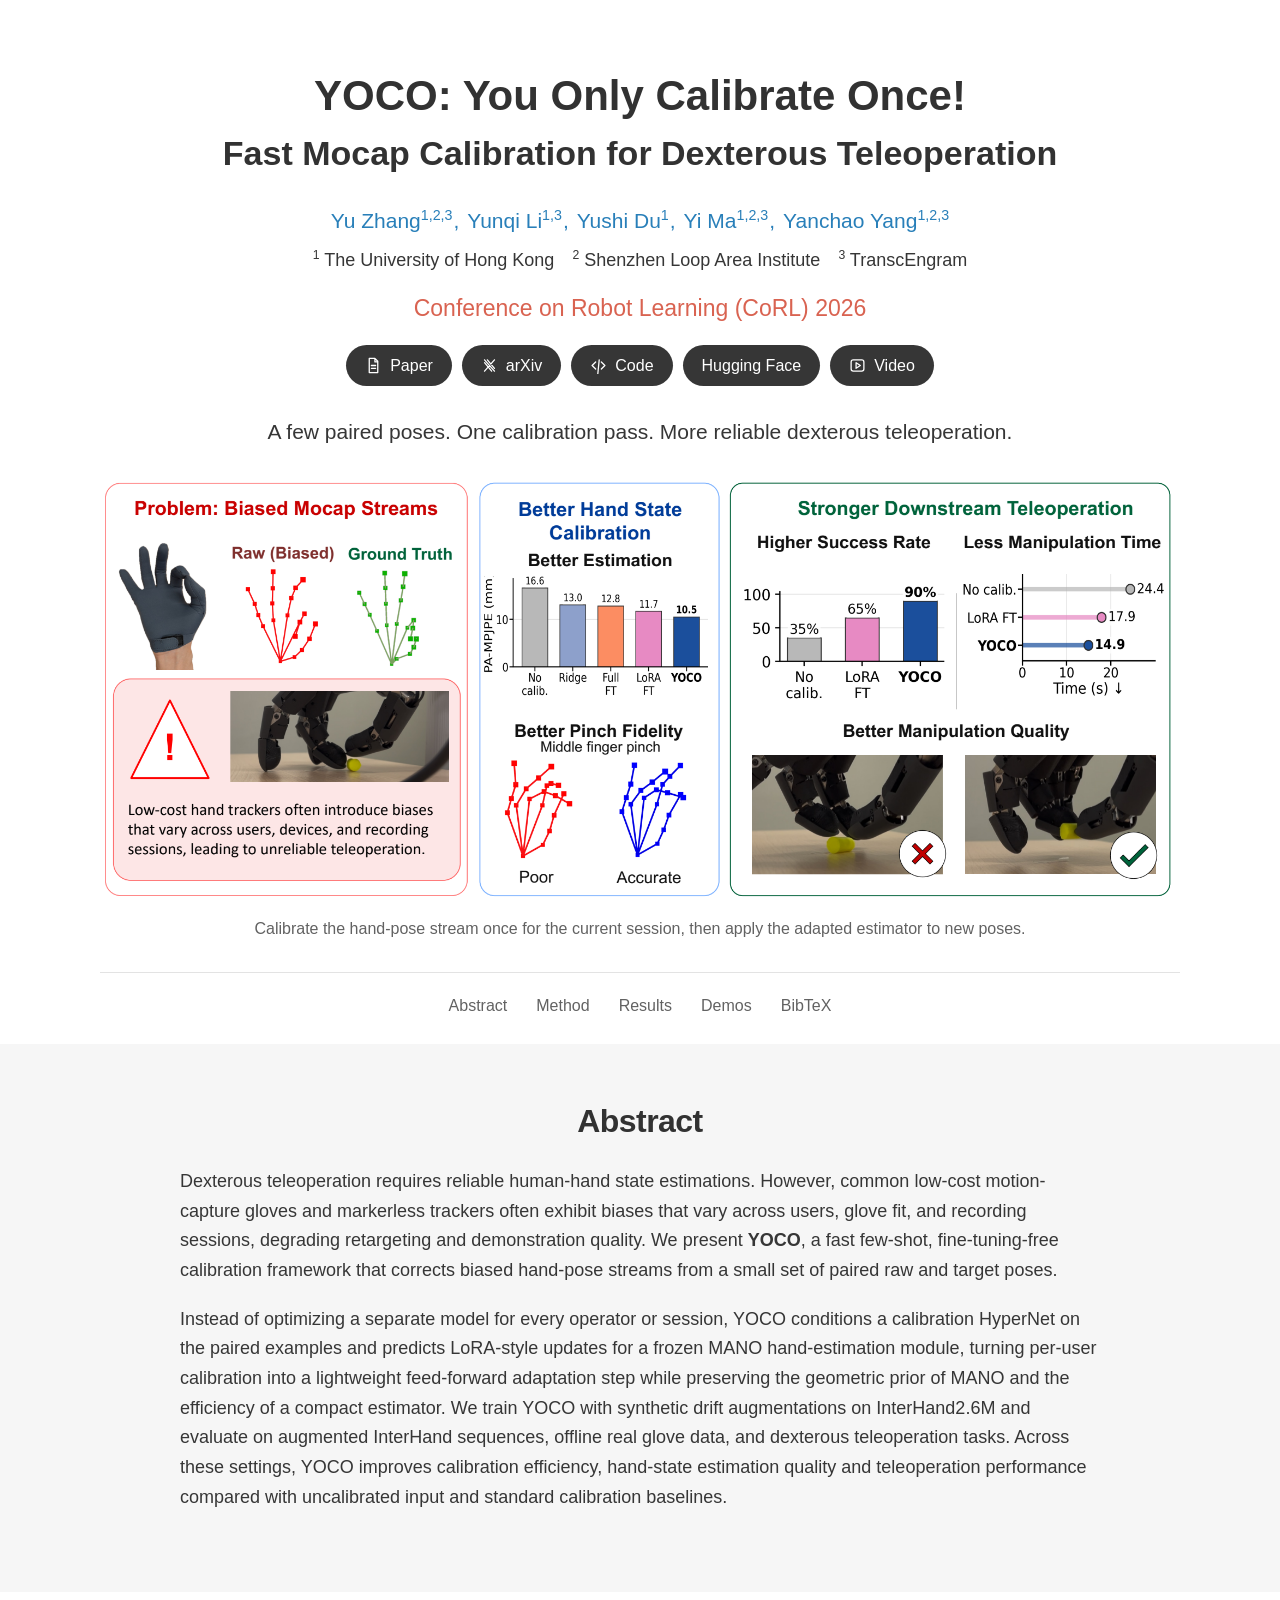
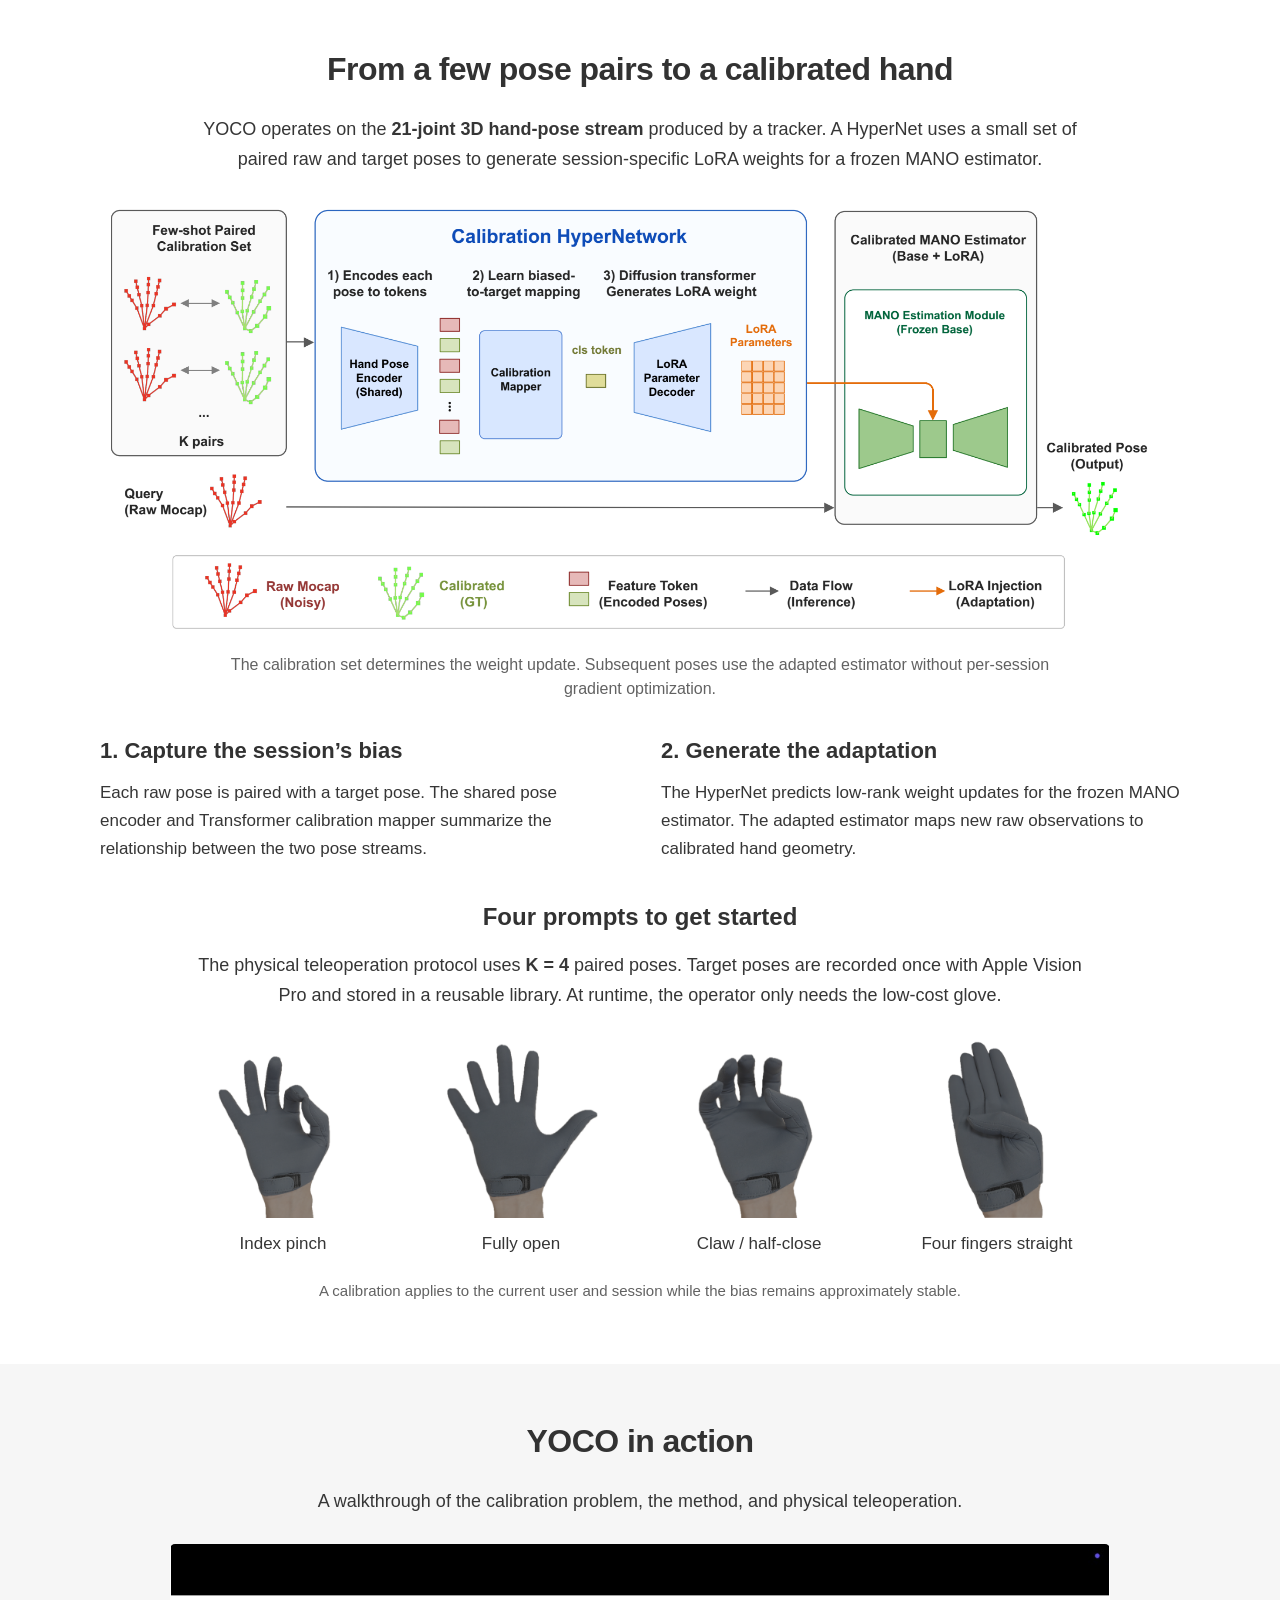
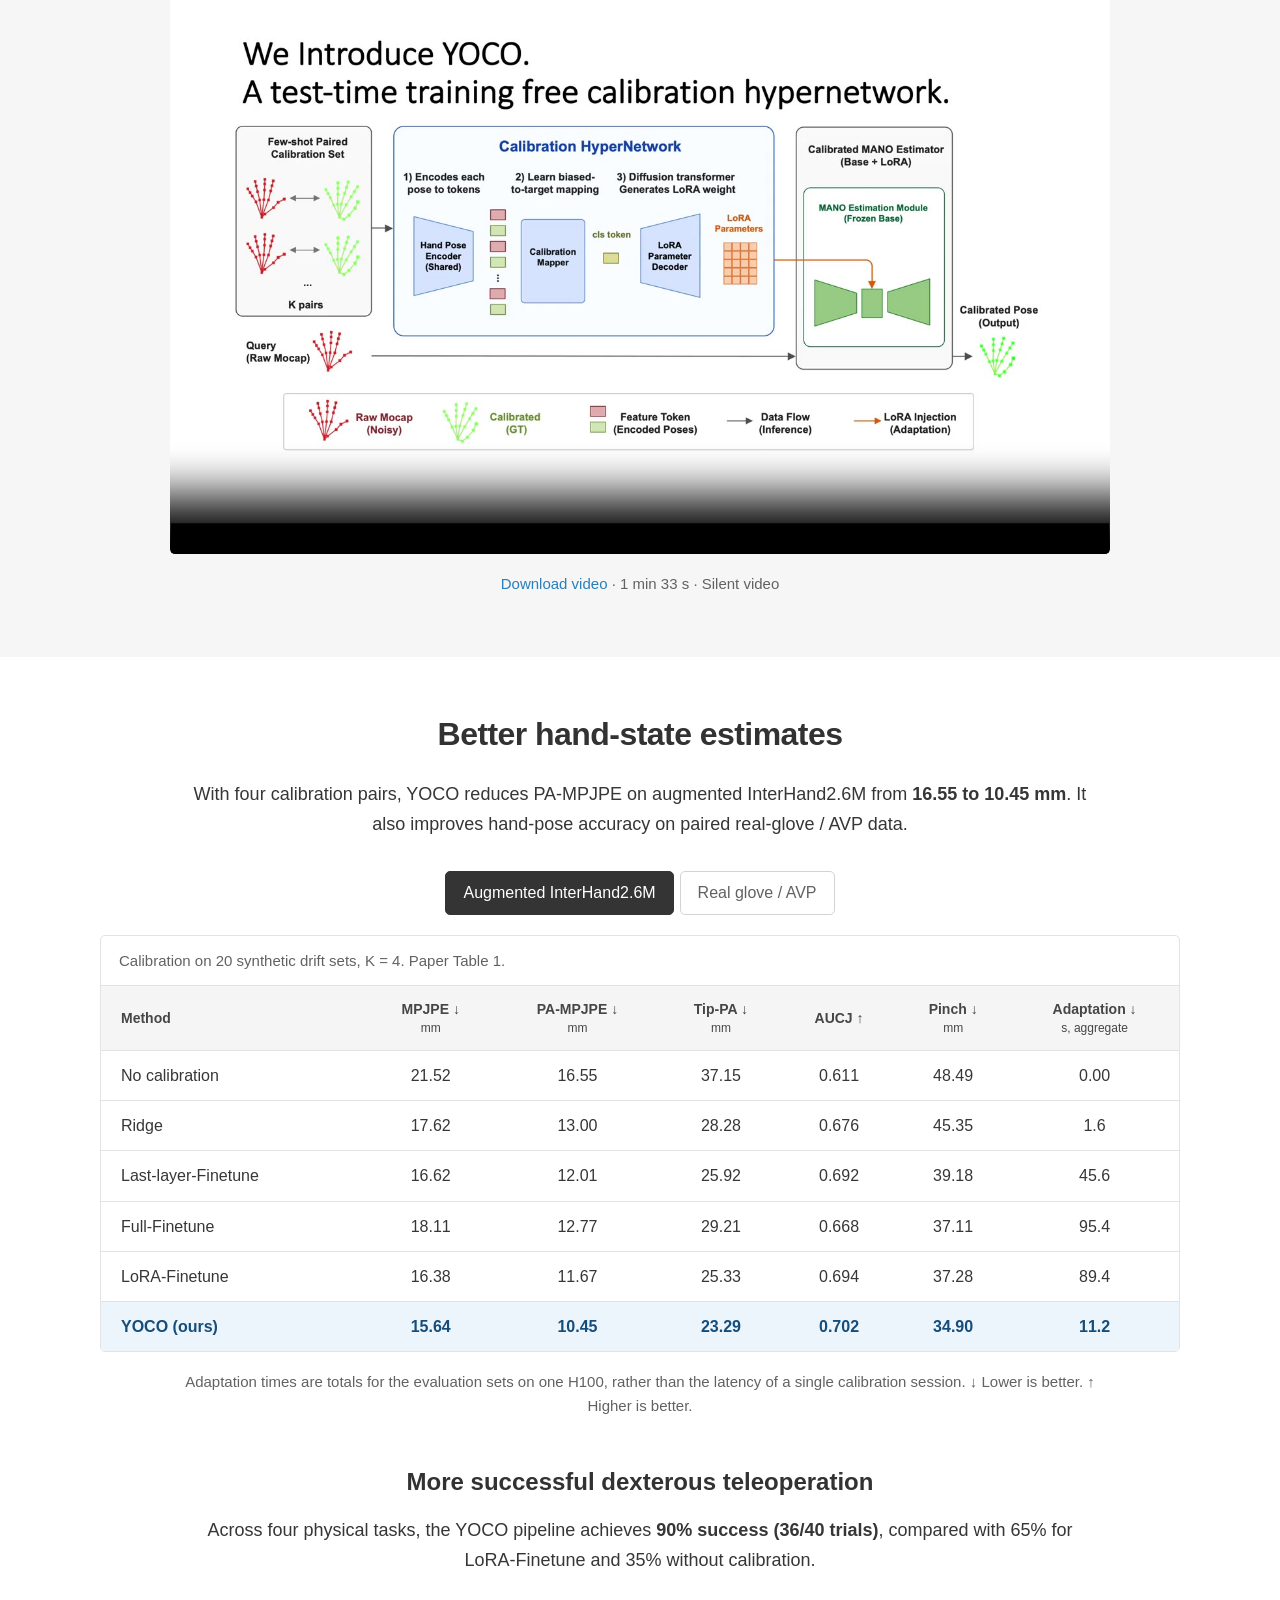
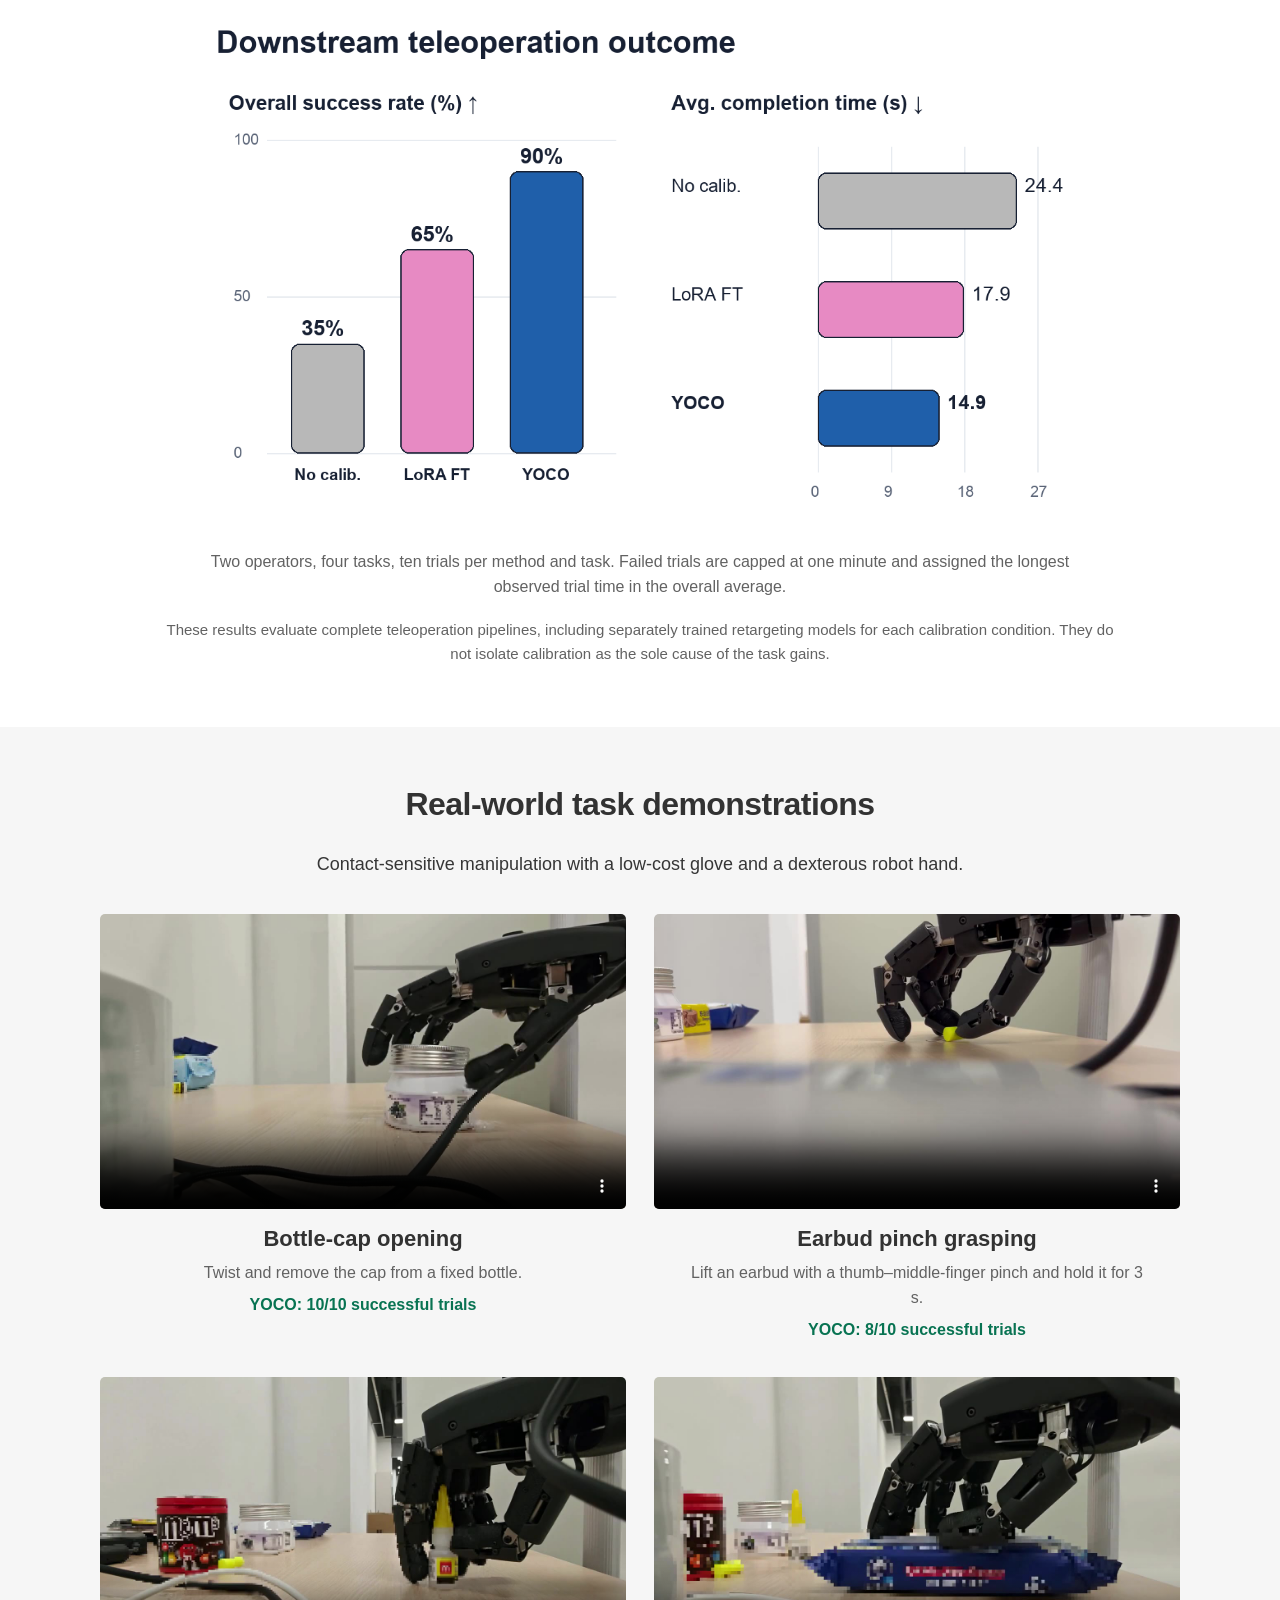
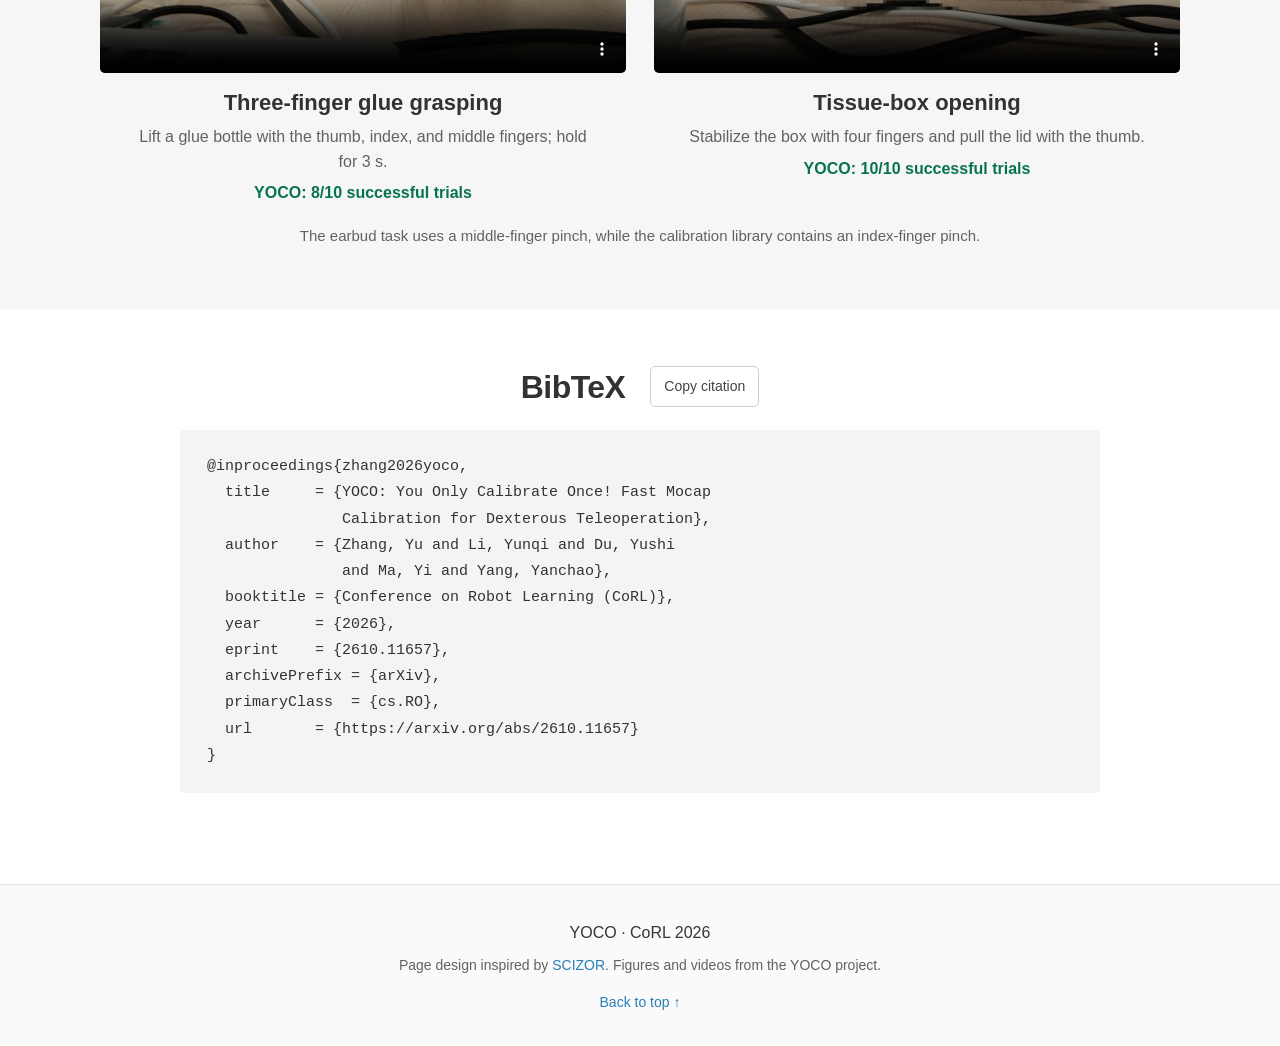
<file: docs/index.html>
<!doctype html>
<html lang="en">
<head>
  <meta charset="utf-8">
  <meta name="viewport" content="width=device-width, initial-scale=1">
  <title>YOCO: You Only Calibrate Once! | CoRL 2026</title>
  <meta name="description" content="YOCO calibrates biased hand-pose streams from a few paired poses. A session-conditioned HyperNet generates LoRA updates for a frozen MANO estimator, without test-time fine-tuning.">
  <meta name="theme-color" content="#ffffff">
  <meta property="og:type" content="website">
  <meta property="og:title" content="YOCO: You Only Calibrate Once!">
  <meta property="og:description" content="Fast Mocap Calibration for Dexterous Teleoperation. Conference on Robot Learning, 2026.">
  <meta property="og:url" content="https://franklin-zhang0.github.io/YOCO/">
  <meta property="og:image" content="https://franklin-zhang0.github.io/YOCO/assets/images/overview.png">
  <meta name="twitter:card" content="summary_large_image">
  <link rel="canonical" href="https://franklin-zhang0.github.io/YOCO/">
  <link rel="icon" href="assets/images/favicon.svg" type="image/svg+xml">
  <link rel="stylesheet" href="assets/css/style.css">
  <script src="assets/js/main.js" defer></script>
</head>
<body>
  <a class="skip-link" href="#abstract">Skip to the paper</a>
  <header class="hero" id="top">
    <div class="container">
      <h1><span class="title-line">YOCO: You Only Calibrate Once!</span><span class="title-subtitle">Fast Mocap Calibration for Dexterous Teleoperation</span></h1>
      <div class="authors" aria-label="Paper authors">
        <span><a href="https://franklin-zhang0.github.io/" target="_blank" rel="noopener noreferrer">Yu Zhang</a><sup>1,2,3</sup></span><span class="author-comma">,</span>
        <span><a href="https://annie-liyunqi.github.io" target="_blank" rel="noopener noreferrer">Yunqi Li</a><sup>1,3</sup></span><span class="author-comma">,</span>
        <span><a href="https://yushi-du.github.io" target="_blank" rel="noopener noreferrer">Yushi Du</a><sup>1</sup></span><span class="author-comma">,</span>
        <span><a href="https://www.cs.hku.hk/index.php/people/academic-staff/mayi" target="_blank" rel="noopener noreferrer">Yi Ma</a><sup>1,2,3</sup></span><span class="author-comma">,</span>
        <span><a href="https://yanchaoyang.github.io" target="_blank" rel="noopener noreferrer">Yanchao Yang</a><sup>1,2,3</sup></span>
      </div>
      <div class="affiliations">
        <span><sup>1</sup> The University of Hong Kong</span>
        <span><sup>2</sup> Shenzhen Loop Area Institute</span>
        <span><sup>3</sup> TranscEngram</span>
      </div>
      <p class="venue">Conference on Robot Learning (CoRL) 2026</p>
      <div class="resource-links" aria-label="Paper resources">
        <a class="button" href="assets/papers/yoco.pdf" target="_blank" rel="noopener noreferrer"><svg viewBox="0 0 24 24" aria-hidden="true"><path d="M6 2h8l4 4v16H6zM14 2v5h4M9 12h6M9 16h6"/></svg>Paper</a>
        <a class="button" href="https://arxiv.org/abs/2610.11657" target="_blank" rel="noopener noreferrer"><svg viewBox="0 0 24 24" aria-hidden="true"><path d="m5 4 14 16M19 4 5 20M9 4l10 12M5 8l10 12"/></svg>arXiv</a>
        <a class="button" href="https://github.com/Franklin-Zhang0/YOCO/tree/release/yoco-website" target="_blank" rel="noopener noreferrer"><svg viewBox="0 0 24 24" aria-hidden="true"><path d="m8 7-5 5 5 5m8-10 5 5-5 5m-3-13-2 20"/></svg>Code</a>
        <a class="button" href="https://huggingface.co/collections/Franklin0/yoco-6acf4f2f1580be300065ce25" target="_blank" rel="noopener noreferrer">Hugging Face</a>
        <a class="button" href="#video"><svg viewBox="0 0 24 24" aria-hidden="true"><rect x="3" y="4" width="18" height="16" rx="3"/><path d="m10 8 6 4-6 4z"/></svg>Video</a>
      </div>
      <p class="hero-summary">A few paired poses. One calibration pass.<br class="mobile-break"> More reliable dexterous teleoperation.</p>
      <figure class="teaser">
        <a class="figure-link" href="assets/images/overview.png" target="_blank" rel="noopener noreferrer" aria-label="Open the full-resolution YOCO overview figure"><img src="assets/images/overview.png" alt="YOCO corrects biased motion-capture hand poses and improves hand-state estimation, pinch fidelity, and downstream dexterous teleoperation." fetchpriority="high" width="1980" height="770"></a>
        <figcaption>Calibrate the hand-pose stream once for the current session, then apply the adapted estimator to new poses.</figcaption>
      </figure>
      <nav class="section-nav" aria-label="On this page">
        <a href="#abstract">Abstract</a><a href="#method">Method</a><a href="#results">Results</a><a href="#demos">Demos</a><a href="#bibtex">BibTeX</a>
      </nav>
    </div>
  </header>

  <main>
    <section class="section soft-background" id="abstract" aria-labelledby="abstract-heading">
      <div class="container reading-width">
        <h2 id="abstract-heading">Abstract</h2>
        <p>Dexterous teleoperation requires reliable human-hand state estimations. However, common low-cost motion-capture gloves and markerless trackers often exhibit biases that vary across users, glove fit, and recording sessions, degrading retargeting and demonstration quality. We present <strong>YOCO</strong>, a fast few-shot, fine-tuning-free calibration framework that corrects biased hand-pose streams from a small set of paired raw and target poses.</p>
        <p>Instead of optimizing a separate model for every operator or session, YOCO conditions a calibration HyperNet on the paired examples and predicts LoRA-style updates for a frozen MANO hand-estimation module, turning per-user calibration into a lightweight feed-forward adaptation step while preserving the geometric prior of MANO and the efficiency of a compact estimator. We train YOCO with synthetic drift augmentations on InterHand2.6M and evaluate on augmented InterHand sequences, offline real glove data, and dexterous teleoperation tasks. Across these settings, YOCO improves calibration efficiency, hand-state estimation quality and teleoperation performance compared with uncalibrated input and standard calibration baselines.</p>
      </div>
    </section>

    <section class="section" id="method" aria-labelledby="method-heading">
      <div class="container">
        <h2 id="method-heading">From a few pose pairs to a calibrated hand</h2>
        <p class="section-intro">YOCO operates on the <strong>21-joint 3D hand-pose stream</strong> produced by a tracker. A HyperNet uses a small set of paired raw and target poses to generate session-specific LoRA weights for a frozen MANO estimator.</p>
        <figure class="wide-figure">
          <a class="figure-link" href="assets/images/method.png" target="_blank" rel="noopener noreferrer" aria-label="Open the full-resolution YOCO architecture figure"><img src="assets/images/method.png" alt="Paired raw and target poses pass through a shared pose encoder, a Transformer calibration mapper, and a LoRA parameter decoder. Generated weights adapt a frozen MANO estimator, which corrects future raw poses." loading="lazy" width="2005" height="800"></a>
          <figcaption>The calibration set determines the weight update. Subsequent poses use the adapted estimator without per-session gradient optimization.</figcaption>
        </figure>
        <div class="method-columns">
          <div><h3>1. Capture the session’s bias</h3><p>Each raw pose is paired with a target pose. The shared pose encoder and Transformer calibration mapper summarize the relationship between the two pose streams.</p></div>
          <div><h3>2. Generate the adaptation</h3><p>The HyperNet predicts low-rank weight updates for the frozen MANO estimator. The adapted estimator maps new raw observations to calibrated hand geometry.</p></div>
        </div>
        <h3 class="centered-heading">Four prompts to get started</h3>
        <p class="section-intro">The physical teleoperation protocol uses <strong>K = 4</strong> paired poses. Target poses are recorded once with Apple Vision Pro and stored in a reusable library. At runtime, the operator only needs the low-cost glove.</p>
        <div class="pose-grid">
          <figure><img src="assets/images/pose-pinch.png" alt="Gloved hand performing an index-finger pinch." loading="lazy"><figcaption>Index pinch</figcaption></figure>
          <figure><img src="assets/images/pose-open.png" alt="Gloved hand held fully open." loading="lazy"><figcaption>Fully open</figcaption></figure>
          <figure><img src="assets/images/pose-claw.png" alt="Gloved hand in a claw or half-closed pose." loading="lazy"><figcaption>Claw / half-close</figcaption></figure>
          <figure><img src="assets/images/pose-thumb-in.png" alt="Four fingers straight with the thumb near the palm." loading="lazy"><figcaption>Four fingers straight</figcaption></figure>
        </div>
        <p class="figure-note">A calibration applies to the current user and session while the bias remains approximately stable.</p>
      </div>
    </section>

    <section class="section soft-background" id="video" aria-labelledby="video-heading">
      <div class="container video-width">
        <h2 id="video-heading">YOCO in action</h2>
        <p class="section-intro">A walkthrough of the calibration problem, the method, and physical teleoperation.</p>
        <video class="overview-video" controls playsinline preload="none" poster="assets/images/overview-poster.jpg" aria-label="YOCO supplementary overview video, without audio" width="1440" height="936">
          <source src="assets/videos/overview.mp4" type="video/mp4">
          Your browser does not support embedded video. <a href="assets/videos/overview.mp4">Download the overview video.</a>
        </video>
        <p class="figure-note"><a href="assets/videos/overview.mp4" download>Download video</a> <span aria-hidden="true">·</span> 1 min 33 s <span aria-hidden="true">·</span> Silent video</p>
      </div>
    </section>

    <section class="section" id="results" aria-labelledby="results-heading">
      <div class="container">
        <h2 id="results-heading">Better hand-state estimates</h2>
        <p class="section-intro">With four calibration pairs, YOCO reduces PA-MPJPE on augmented InterHand2.6M from <strong>16.55 to 10.45 mm</strong>. It also improves hand-pose accuracy on paired real-glove / AVP data.</p>
        <div class="dataset-tabs" role="tablist" aria-label="Choose the evaluation dataset" hidden>
          <button type="button" role="tab" id="interhand-tab" aria-controls="interhand-panel" aria-selected="true" tabindex="0">Augmented InterHand2.6M</button>
          <button type="button" role="tab" id="real-glove-tab" aria-controls="real-glove-panel" aria-selected="false" tabindex="-1">Real glove / AVP</button>
        </div>
        <div id="interhand-panel" class="dataset-panel" role="tabpanel" aria-labelledby="interhand-tab" tabindex="0">
          <h3 class="dataset-heading">Augmented InterHand2.6M</h3>
          <div class="table-scroll" role="region" aria-label="Augmented InterHand2.6M results; scroll horizontally on small screens" tabindex="0">
            <table>
              <caption>Calibration on 20 synthetic drift sets, K = 4. Paper Table 1.</caption>
              <thead><tr><th scope="col">Method</th><th scope="col">MPJPE ↓<span>mm</span></th><th scope="col">PA-MPJPE ↓<span>mm</span></th><th scope="col">Tip-PA ↓<span>mm</span></th><th scope="col">AUCJ ↑</th><th scope="col">Pinch ↓<span>mm</span></th><th scope="col">Adaptation ↓<span>s, aggregate</span></th></tr></thead>
              <tbody>
                <tr><th scope="row">No calibration</th><td>21.52</td><td>16.55</td><td>37.15</td><td>0.611</td><td>48.49</td><td>0.00</td></tr>
                <tr><th scope="row">Ridge</th><td>17.62</td><td>13.00</td><td>28.28</td><td>0.676</td><td>45.35</td><td>1.6</td></tr>
                <tr><th scope="row">Last-layer-Finetune</th><td>16.62</td><td>12.01</td><td>25.92</td><td>0.692</td><td>39.18</td><td>45.6</td></tr>
                <tr><th scope="row">Full-Finetune</th><td>18.11</td><td>12.77</td><td>29.21</td><td>0.668</td><td>37.11</td><td>95.4</td></tr>
                <tr><th scope="row">LoRA-Finetune</th><td>16.38</td><td>11.67</td><td>25.33</td><td>0.694</td><td>37.28</td><td>89.4</td></tr>
                <tr class="ours"><th scope="row">YOCO (ours)</th><td>15.64</td><td>10.45</td><td>23.29</td><td>0.702</td><td>34.90</td><td>11.2</td></tr>
              </tbody>
            </table>
          </div>
        </div>
        <div id="real-glove-panel" class="dataset-panel" role="tabpanel" aria-labelledby="real-glove-tab" tabindex="0">
          <h3 class="dataset-heading">Real glove / AVP</h3>
          <div class="table-scroll" role="region" aria-label="Real glove results; scroll horizontally on small screens" tabindex="0">
            <table>
              <caption>Real tensile-glove data with synchronized AVP reference poses, K = 4; average over 3 seeds. Paper Table 2.</caption>
              <thead><tr><th scope="col">Method</th><th scope="col">MPJPE ↓<span>mm</span></th><th scope="col">PA-MPJPE ↓<span>mm</span></th><th scope="col">Tip-PA ↓<span>mm</span></th><th scope="col">AUCJ ↑</th><th scope="col">Pinch ↓<span>mm</span></th><th scope="col">Adaptation ↓<span>s, aggregate</span></th></tr></thead>
              <tbody>
                <tr><th scope="row">No calibration</th><td>20.49</td><td>14.63</td><td>36.22</td><td>0.610</td><td>51.39</td><td>0.00</td></tr>
                <tr><th scope="row">Ridge</th><td>24.71</td><td>19.21</td><td>45.50</td><td>0.573</td><td>57.54</td><td>1.49</td></tr>
                <tr><th scope="row">Last-layer-Finetune</th><td>18.86</td><td>14.67</td><td>33.88</td><td>0.643</td><td>43.63</td><td>5.04</td></tr>
                <tr><th scope="row">Full-Finetune</th><td>20.00</td><td>15.73</td><td>36.67</td><td>0.630</td><td>49.89</td><td>13.04</td></tr>
                <tr><th scope="row">LoRA-Finetune</th><td>18.72</td><td>13.94</td><td>33.23</td><td>0.648</td><td>54.01</td><td>14.57</td></tr>
                <tr class="ours"><th scope="row">YOCO (ours)</th><td>17.75</td><td>13.14</td><td>31.73</td><td>0.657</td><td>42.79</td><td>6.73</td></tr>
              </tbody>
            </table>
          </div>
        </div>
        <p class="figure-note">Adaptation times are totals for the evaluation sets on one H100, rather than the latency of a single calibration session. ↓ Lower is better. ↑ Higher is better.</p>

        <h3 class="centered-heading results-subheading">More successful dexterous teleoperation</h3>
        <p class="section-intro">Across four physical tasks, the YOCO pipeline achieves <strong>90% success (36/40 trials)</strong>, compared with 65% for LoRA-Finetune and 35% without calibration.</p>
        <figure class="results-figure">
          <img src="assets/images/teleoperation-results.png" alt="Overall task success: no calibration 35%, LoRA-Finetune 65%, YOCO 90%. Overall completion time: no calibration 24.4 seconds, LoRA-Finetune 17.9 seconds, YOCO 14.9 seconds." loading="lazy" width="1320" height="760">
          <figcaption>Two operators, four tasks, ten trials per method and task. Failed trials are capped at one minute and assigned the longest observed trial time in the overall average.</figcaption>
        </figure>
        <p class="figure-note">These results evaluate complete teleoperation pipelines, including separately trained retargeting models for each calibration condition. They do not isolate calibration as the sole cause of the task gains.</p>
      </div>
    </section>

    <section class="section soft-background" id="demos" aria-labelledby="demos-heading">
      <div class="container">
        <h2 id="demos-heading">Real-world task demonstrations</h2>
        <p class="section-intro">Contact-sensitive manipulation with a low-cost glove and a dexterous robot hand.</p>
        <div class="demo-grid">
          <figure class="demo">
            <video controls playsinline muted loop preload="none" poster="assets/images/bottle-cap-poster.jpg" aria-label="Bottle-cap opening demonstration, silent" width="1280" height="720"><source src="assets/videos/bottle-cap.mp4" type="video/mp4">Your browser does not support embedded video. <a href="assets/videos/bottle-cap.mp4">Download this demonstration.</a></video>
            <figcaption><h3>Bottle-cap opening</h3><p>Twist and remove the cap from a fixed bottle.</p><span class="success">YOCO: 10/10 successful trials</span></figcaption>
          </figure>
          <figure class="demo">
            <video controls playsinline muted loop preload="none" poster="assets/images/earbud-pinch-poster.jpg" aria-label="Earbud pinch-grasping demonstration, silent" width="1280" height="720"><source src="assets/videos/earbud-pinch.mp4" type="video/mp4">Your browser does not support embedded video. <a href="assets/videos/earbud-pinch.mp4">Download this demonstration.</a></video>
            <figcaption><h3>Earbud pinch grasping</h3><p>Lift an earbud with a thumb–middle-finger pinch and hold it for 3 s.</p><span class="success">YOCO: 8/10 successful trials</span></figcaption>
          </figure>
          <figure class="demo">
            <video controls playsinline muted loop preload="none" poster="assets/images/glue-grasp-poster.jpg" aria-label="Three-finger glue-bottle grasping demonstration, silent" width="1280" height="720"><source src="assets/videos/glue-grasp.mp4" type="video/mp4">Your browser does not support embedded video. <a href="assets/videos/glue-grasp.mp4">Download this demonstration.</a></video>
            <figcaption><h3>Three-finger glue grasping</h3><p>Lift a glue bottle with the thumb, index, and middle fingers; hold for 3 s.</p><span class="success">YOCO: 8/10 successful trials</span></figcaption>
          </figure>
          <figure class="demo">
            <video controls playsinline muted loop preload="none" poster="assets/images/tissue-box-poster.jpg" aria-label="Tissue-box opening demonstration, silent" width="1280" height="720"><source src="assets/videos/tissue-box.mp4" type="video/mp4">Your browser does not support embedded video. <a href="assets/videos/tissue-box.mp4">Download this demonstration.</a></video>
            <figcaption><h3>Tissue-box opening</h3><p>Stabilize the box with four fingers and pull the lid with the thumb.</p><span class="success">YOCO: 10/10 successful trials</span></figcaption>
          </figure>
        </div>
        <p class="figure-note">The earbud task uses a middle-finger pinch, while the calibration library contains an index-finger pinch.</p>
      </div>
    </section>

    <section class="section" id="bibtex" aria-labelledby="bibtex-heading">
      <div class="container reading-width">
        <div class="citation-heading"><h2 id="bibtex-heading">BibTeX</h2><button type="button" class="copy-button" id="copy-bibtex" hidden>Copy citation</button></div>
        <pre class="citation"><code id="bibtex-code">@inproceedings{zhang2026yoco,
  title     = {YOCO: You Only Calibrate Once! Fast Mocap
               Calibration for Dexterous Teleoperation},
  author    = {Zhang, Yu and Li, Yunqi and Du, Yushi
               and Ma, Yi and Yang, Yanchao},
  booktitle = {Conference on Robot Learning (CoRL)},
  year      = {2026},
  eprint    = {2610.11657},
  archivePrefix = {arXiv},
  primaryClass  = {cs.RO},
  url       = {https://arxiv.org/abs/2610.11657}
}</code></pre>
        <p id="copy-status" class="copy-status" role="status" aria-live="polite"></p>
      </div>
    </section>
  </main>

  <footer>
    <div class="container">
      <p>YOCO · CoRL 2026</p>
      <p class="footer-credit">Page design inspired by <a href="https://ut-austin-rpl.github.io/SCIZOR/" target="_blank" rel="noopener noreferrer">SCIZOR</a>. Figures and videos from the YOCO project.</p>
      <a href="#top" class="back-to-top">Back to top ↑</a>
    </div>
  </footer>
</body>
</html>
</file>
<file: docs/assets/css/style.css>
:root {
  color-scheme: light;
  --ink: #363636;
  --muted: #626262;
  --blue: #287fb9;
  --coral: #d96351;
  --soft: #f6f6f6;
  --line: #e3e3e3;
  --green: #087352;
}

* { box-sizing: border-box; }
html { scroll-behavior: smooth; scroll-padding-top: 24px; }
body { margin: 0; color: var(--ink); background: #fff; font-family: Arial, Helvetica, sans-serif; font-size: 18px; line-height: 1.65; -webkit-font-smoothing: antialiased; }
a { color: var(--blue); text-decoration: none; }
a:hover { color: #15517e; text-decoration: underline; }
button, a { -webkit-tap-highlight-color: transparent; }
a:focus-visible, button:focus-visible, [tabindex]:focus-visible { outline: 3px solid #287fb9; outline-offset: 5px; }
button { font: inherit; cursor: pointer; }
img { display: block; max-width: 100%; height: auto; }
figure { margin: 0; }
figcaption { color: var(--muted); font-size: 16px; line-height: 1.55; }
p { margin: 0 0 1.05em; }
h1, h2, h3 { line-height: 1.25; font-weight: 600; color: #323232; }
h2 { margin: 0 0 26px; text-align: center; font-size: 32px; letter-spacing: -0.55px; }
h3 { margin: 0 0 14px; font-size: 22px; }
sup { font-size: 0.68em; position: relative; vertical-align: super; line-height: 0; }
[hidden] { display: none !important; }
.container { width: min(1080px, calc(100% - 48px)); margin: 0 auto; }
.reading-width { max-width: 920px; }
.video-width { max-width: 940px; }
.hero { padding: 70px 0 0; text-align: center; }
h1 { margin: 0 auto 28px; font-size: 42px; font-weight: 600; letter-spacing: 0; max-width: 1080px; }
.title-line, .title-subtitle { display: block; }
.title-subtitle { margin-top: 9px; font-size: 34px; }
.authors { display: flex; flex-wrap: wrap; justify-content: center; gap: 0 8px; color: var(--blue); font-size: 21px; line-height: 1.8; }
.authors > span:not(.author-comma) { white-space: nowrap; }
.author-comma { margin-left: -7px; }
.affiliations { display: flex; flex-wrap: wrap; justify-content: center; gap: 2px 18px; margin: 5px 0 0; font-size: 18px; line-height: 1.7; }
.affiliations span { white-space: nowrap; }
.venue { margin: 15px 0 17px; font-size: 23px; color: var(--coral); }
.resource-links { display: flex; flex-wrap: wrap; justify-content: center; gap: 10px; }
.button { display: inline-flex; align-items: center; justify-content: center; gap: 8px; min-height: 41px; padding: 6px 19px; color: #fff; background: #363636; border-radius: 24px; font-size: 16px; line-height: 1.7; transition: background 150ms ease; }
.button:hover { color: #fff; background: #515151; text-decoration: none; }
.button svg { width: 17px; height: 17px; fill: none; stroke: currentColor; stroke-linecap: round; stroke-linejoin: round; stroke-width: 1.8; }
.hero-summary { margin: 30px 0 32px; font-size: 21px; line-height: 1.5; font-weight: 400; }
.teaser { margin: 0 auto; }
.teaser img { width: 100%; }
.teaser figcaption { margin: 17px auto 0; max-width: 820px; }
.section-nav { display: flex; flex-wrap: wrap; justify-content: center; gap: 8px 29px; margin: 30px 0 0; padding: 20px 0 25px; font-size: 16px; border-top: 1px solid var(--line); }
.section-nav a { color: var(--muted); }
.section { padding: 57px 0 61px; }
.soft-background { background: var(--soft); }
.section-intro { max-width: 900px; margin: 0 auto 28px; text-align: center; }
.wide-figure { margin: 29px 0 31px; }
.wide-figure img { width: 100%; }
.wide-figure figcaption { max-width: 870px; margin: 18px auto 0; text-align: center; }
.figure-link { display: block; border-radius: 8px; }
.method-columns { display: grid; grid-template-columns: 1fr 1fr; gap: 42px; margin: 35px 0 39px; }
.method-columns p { font-size: 17px; line-height: 1.65; margin-bottom: 0; }
.centered-heading { text-align: center; margin: 0 0 19px; font-size: 24px; }
.pose-grid { display: grid; grid-template-columns: repeat(4, 1fr); gap: 22px; margin: 30px auto 21px; max-width: 930px; }
.pose-grid figure { min-width: 0; }
.pose-grid img { width: 100%; height: 178px; object-fit: contain; }
.pose-grid figcaption { margin-top: 13px; text-align: center; color: var(--ink); font-size: 17px; }
.figure-note { max-width: 950px; margin: 18px auto 0; color: var(--muted); font-size: 15px; line-height: 1.6; text-align: center; }
video { display: block; width: 100%; height: auto; background: #fff; border-radius: 5px; }
.overview-video { aspect-ratio: 20 / 13; max-height: 610px; object-fit: contain; }
.dataset-tabs { display: flex; flex-wrap: wrap; gap: 6px; justify-content: center; margin: 31px 0 20px; }
.dataset-tabs button { padding: 9px 17px; border: 1px solid #d3d3d3; border-radius: 5px; background: #fff; color: var(--muted); font-size: 16px; line-height: 1.5; }
.dataset-tabs button[aria-selected="true"] { color: #fff; background: #343434; border-color: #343434; }
.dataset-tabs button:hover:not([aria-selected="true"]) { background: #f3f3f3; color: #333; }
.dataset-panel { margin-top: 18px; }
.dataset-heading { text-align: center; font-size: 21px; }
.js-enabled .dataset-heading { display: none; }
.table-scroll { overflow-x: auto; border: 1px solid var(--line); border-radius: 5px; }
table { width: 100%; border-collapse: collapse; font-size: 16px; line-height: 1.45; font-variant-numeric: tabular-nums; }
caption { padding: 14px 18px; font-size: 15px; text-align: left; color: var(--muted); border-bottom: 1px solid var(--line); }
th, td { padding: 13px 12px; text-align: center; border-bottom: 1px solid var(--line); white-space: nowrap; }
thead { background: #f5f5f5; }
thead th { font-size: 14px; font-weight: 600; color: #464646; }
thead th span { display: block; font-size: 12px; font-weight: 400; }
th:first-child { text-align: left; padding-left: 20px; }
tbody th { font-weight: 400; }
tbody tr:last-child th, tbody tr:last-child td { border-bottom: 0; }
.ours { background: #edf5fc; color: #154d7b; font-weight: 600; }
.ours th { font-weight: 600; }
.results-subheading { margin-top: 49px; }
.results-figure { max-width: 920px; margin: 25px auto 0; }
.results-figure img { width: 100%; }
.results-figure figcaption { text-align: center; margin-top: 17px; }
.demo-grid { display: grid; grid-template-columns: 1fr 1fr; gap: 35px 28px; margin: 34px 0 0; }
.demo video { aspect-ratio: 16 / 9; object-fit: contain; }
.demo figcaption { margin: 16px 0 0; text-align: center; }
.demo h3 { margin: 0 0 8px; font-size: 22px; }
.demo p { margin: 0 auto 7px; max-width: 460px; font-size: 16px; }
.success { color: var(--green); font-size: 16px; font-weight: 600; }
.citation-heading { position: relative; display: flex; align-items: center; justify-content: center; margin-bottom: 23px; gap: 25px; }
.citation-heading h2 { margin-bottom: 0; }
.copy-button { border: 1px solid #cfcfcf; border-radius: 5px; background: #fff; color: #444; padding: 8px 13px; font-size: 14px; }
.copy-button:hover { background: #f5f5f5; }
.citation { margin: 0; padding: 24px 27px; background: #f4f4f4; border-radius: 4px; color: #333; overflow-x: auto; font-family: "SFMono-Regular", Consolas, "Liberation Mono", monospace; font-size: 15px; line-height: 1.75; text-align: left; }
.citation code { font: inherit; }
.copy-status { min-height: 22px; margin: 8px 0 0; font-size: 14px; text-align: center; color: var(--green); }
footer { padding: 35px 0 31px; border-top: 1px solid var(--line); text-align: center; background: #fafafa; font-size: 16px; }
footer p { margin-bottom: 7px; }
.footer-credit { font-size: 14px; color: var(--muted); }
.back-to-top { display: inline-block; margin-top: 7px; font-size: 14px; }
.skip-link { position: absolute; top: -70px; left: 20px; padding: 10px 20px; z-index: 10; background: #fff; box-shadow: 0 0 0 2px #287fb9; }
.skip-link:focus { top: 12px; }
.mobile-break { display: none; }

@media (max-width: 900px) {
  h1 { font-size: 36px; }
  .hero { padding-top: 53px; }
  .authors { font-size: 20px; }
  .affiliations { font-size: 17px; }
  .pose-grid { gap: 15px; }
  .pose-grid img { height: 150px; }
  .pose-grid figcaption { font-size: 15px; }
}

@media (max-width: 600px) {
  .container { width: calc(100% - 32px); }
  body { font-size: 17px; line-height: 1.65; }
  .hero { padding-top: 37px; }
  h1 { font-size: 29px; line-height: 1.23; letter-spacing: 0; margin-bottom: 23px; }
  .title-subtitle { font-size: 26px; margin-top: 11px; }
  .authors { font-size: 18px; gap: 0 7px; line-height: 1.95; }
  .affiliations { display: block; margin-top: 11px; font-size: 15px; line-height: 1.75; }
  .affiliations span { display: block; white-space: normal; }
  .venue { font-size: 18px; margin: 18px auto; max-width: 310px; line-height: 1.5; }
  .resource-links { gap: 8px; }
  .button { font-size: 15px; padding: 6px 14px; gap: 6px; }
  .button svg { width: 16px; height: 16px; }
  .hero-summary { font-size: 18px; margin: 25px 0; }
  .mobile-break { display: block; }
  .teaser figcaption { font-size: 14px; line-height: 1.5; margin-top: 14px; }
  .section-nav { gap: 7px 18px; margin-top: 22px; font-size: 15px; padding: 17px 0 20px; }
  .section { padding: 40px 0 43px; }
  h2 { font-size: 27px; line-height: 1.25; margin-bottom: 21px; }
  h3 { font-size: 21px; }
  .section-intro { margin-bottom: 23px; text-align: left; }
  .method-columns { grid-template-columns: 1fr; gap: 25px; margin: 30px 0 33px; }
  .centered-heading { font-size: 22px; }
  .pose-grid { grid-template-columns: 1fr 1fr; gap: 24px 17px; }
  .pose-grid img { height: 155px; }
  .pose-grid figcaption { font-size: 16px; }
  .figure-note { font-size: 14px; }
  .dataset-tabs { display: grid; grid-template-columns: 1fr; gap: 7px; }
  .dataset-tabs button { font-size: 15px; padding: 9px 12px; }
  table { font-size: 14px; }
  caption { font-size: 14px; padding: 12px; }
  th, td { padding: 11px 10px; }
  th:first-child { padding-left: 13px; }
  .demo-grid { grid-template-columns: 1fr; gap: 31px; margin-top: 27px; }
  .demo h3 { font-size: 21px; }
  .results-subheading { margin-top: 37px; }
  .citation-heading { gap: 18px; }
  .citation { padding: 18px; font-size: 12px; }
  footer { padding: 28px 0; }
}

@media (prefers-reduced-motion: reduce) {
  html { scroll-behavior: auto; }
  *, *::before, *::after { transition: none !important; }
}
</file>
